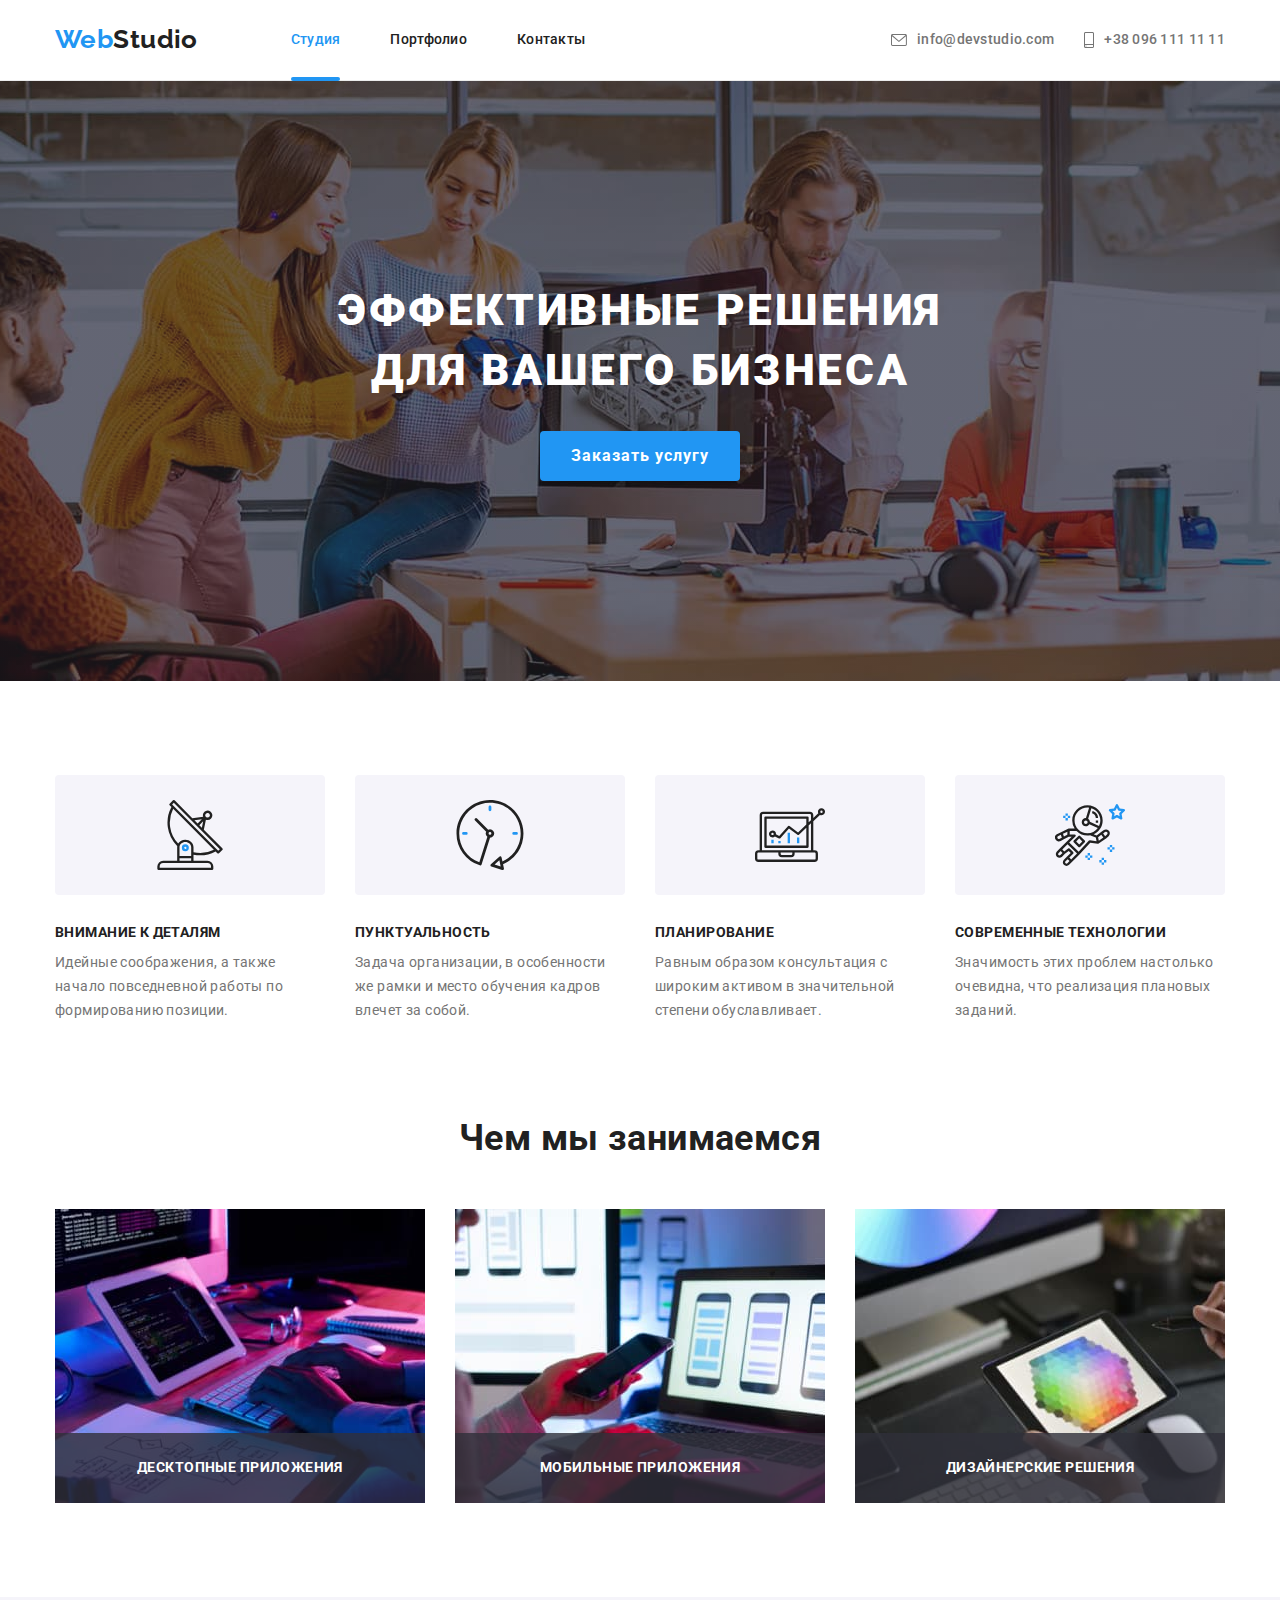
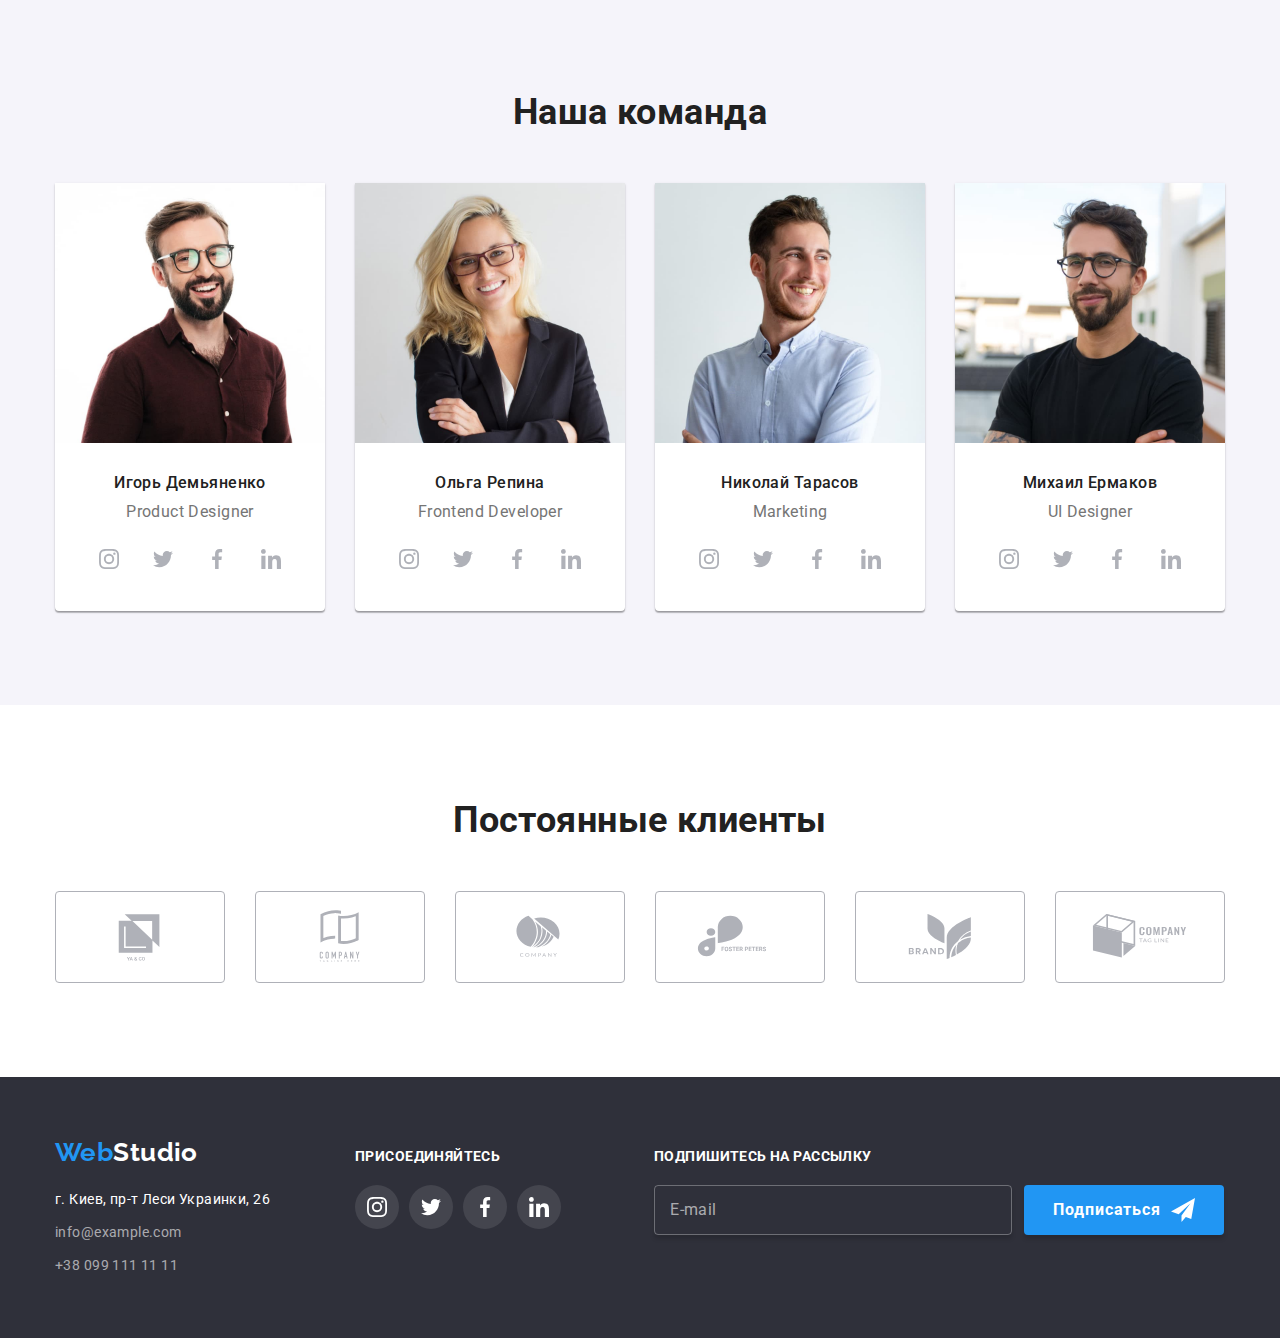
<file: index.html>
<!DOCTYPE html>
<html lang="ru">
  <head>
    <meta charset="UTF-8" />
    <meta http-equiv="X-UA-Compatible" content="IE=edge" />
    <meta name="viewport" content="width=device-width, initial-scale=1.0" />
    <title lang="en">WebStudio</title>
    <!-- Google Fonts -->
    <link rel="preconnect" href="https://fonts.googleapis.com" />
    <link rel="preconnect" href="https://fonts.gstatic.com" crossorigin />
    <link
      href="https://fonts.googleapis.com/css2?family=Raleway:wght@700&family=Roboto:wght@400;500;700;900&display=swap"
      rel="stylesheet"
    />
    <!-- modern-normalize -->
    <link
      rel="stylesheet"
      href="https://cdnjs.cloudflare.com/ajax/libs/modern-normalize/1.0.0/modern-normalize.min.css"
    />
    <!-- Мои стили -->
    <link rel="stylesheet" href="./css/main.min.css" />
  </head>

  <body>
    <!-- Хедер -->
    <header class="header">
      <div class="header__container container">
        <nav class="nav">
          <a href="./index.html" lang="en" class="logo nav__logo link"
            ><span class="logo__accent">Web</span>Studio</a
          >
          <ul class="nav-list list">
            <li class="nav-list__item">
              <a href="./index.html" class="nav-list__link link nav-list__link--current">Студия</a>
            </li>
            <li class="nav-list__item">
              <a href="./portfolio.html" class="nav-list__link link">Портфолио</a>
            </li>
            <li class="nav-list__item"><a href="" class="nav-list__link link">Контакты</a></li>
          </ul>
        </nav>
        <ul class="contact-list list">
          <li class="contact-list__item">
            <a href="mailto:info@devstudio.com" class="contact-list__link link">
              <svg class="contact-list__icon" width="16" height="12">
                <use href="./images/icons.svg#envelope"></use>
              </svg>
              info@devstudio.com
            </a>
          </li>
          <li class="contact-list__item">
            <a href="tel:+380961111111" class="contact-list__link link">
              <svg class="contact-list__icon" width="10" height="16">
                <use href="./images/icons.svg#smartphone"></use>
              </svg>
              +38 096 111 11 11
            </a>
          </li>
        </ul>
      </div>
    </header>

    <main>
      <!-- Герой -->
      <div class="container-fluid">
        <section class="section-hero">
          <div class="container">
            <h1 class="section-hero__title">Эффективные решения для вашего бизнеса</h1>
            <button type="button" class="button" data-modal-open>Заказать услугу</button>
          </div>
        </section>
      </div>

      <!-- Особенности -->
      <section class="section">
        <div class="container">
          <h2 class="section__title visually-hidden" aria-label="Особенности">Особенности</h2>
          <ul class="features-list list">
            <li class="features-list__item">
              <div class="features-list__icons">
                <svg width="70" height="70">
                  <use href="./images/icons.svg#antenna"></use>
                </svg>
              </div>
              <h3 class="features-list__subtitle">Внимание к деталям</h3>
              <p class="features-list__text">
                Идейные соображения, а также начало повседневной работы по формированию позиции.
              </p>
            </li>
            <li class="features-list__item">
              <div class="features-list__icons">
                <svg width="70" height="70">
                  <use href="./images/icons.svg#clock"></use>
                </svg>
              </div>
              <h3 class="features-list__subtitle">Пунктуальность</h3>
              <p class="features-list__text">
                Задача организации, в особенности же рамки и место обучения кадров влечет за собой.
              </p>
            </li>
            <li class="features-list__item">
              <div class="features-list__icons">
                <svg width="70" height="70">
                  <use href="./images/icons.svg#diagram"></use>
                </svg>
              </div>
              <h3 class="features-list__subtitle">Планирование</h3>
              <p class="features-list__text">
                Равным образом консультация с широким активом в значительной степени обуславливает.
              </p>
            </li>
            <li class="features-list__item">
              <div class="features-list__icons">
                <svg width="70" height="70">
                  <use href="./images/icons.svg#astronaut"></use>
                </svg>
              </div>
              <h3 class="features-list__subtitle">Современные технологии</h3>
              <p class="features-list__text">
                Значимость этих проблем настолько очевидна, что реализация плановых заданий.
              </p>
            </li>
          </ul>
        </div>
      </section>

      <!-- Чем мы занимаемся -->
      <section class="section section-services">
        <div class="container">
          <h2 class="section__title">Чем мы занимаемся</h2>
          <ul class="services-list list">
            <li class="services-list__item">
              <a href="" class="services-list__link link">
                <img
                  src="./images/main-1.jpg"
                  alt="человек программирует на компьютере десктопные приложения"
                  width="370"
                  height="294"
                />
                <h3 class="services-list__subtitle">Десктопные приложения</h3>
              </a>
            </li>
            <li class="services-list__item">
              <a href="" class="services-list__link link">
                <img
                  src="./images/main-2.jpg"
                  alt="человек с мобильным телефоном в руках разрабатывает мобильное приложение на ноутбуке"
                  width="370"
                  height="294"
                />
                <h3 class="services-list__subtitle">Мобильные приложения</h3>
              </a>
            </li>
            <li class="services-list__item">
              <a href="" class="services-list__link link">
                <img
                  src="./images/main-3.jpg"
                  alt="человек держит планшет с палитрой цветов для веб-дизайна"
                  width="370"
                  height="294"
                />
                <h3 class="services-list__subtitle">Дизайнерские решения</h3>
              </a>
            </li>
          </ul>
        </div>
      </section>

      <!-- Наша команда -->
      <section class="section section-team">
        <div class="container">
          <h2 class="section__title">Наша команда</h2>

          <ul class="team-list list">
            <li class="team-list__item">
              <div class="team-thumb">
                <img
                  src="./images/team-1.jpg"
                  alt="портрет мужчины"
                  width="270"
                  class="team-list__img"
                />
              </div>
              <div class="team-list__card">
                <h3 class="team-list__subtitle">Игорь Демьяненко</h3>
                <p class="team-list__text" lang="en">Product Designer</p>
                <ul class="social-list list">
                  <li class="social-list__item">
                    <a
                      href=""
                      class="social-list__link link"
                      target="_blank"
                      rel="noopener noreferrer"
                    >
                      <svg class="social-list__icon" width="20" height="20">
                        <use href="images/icons.svg#instagram"></use>
                      </svg>
                    </a>
                  </li>
                  <li class="social-list__item">
                    <a
                      href=""
                      class="social-list__link link"
                      target="_blank"
                      rel="noopener noreferrer"
                    >
                      <svg class="social-list__icon" width="20" height="20">
                        <use href="images/icons.svg#twitter"></use>
                      </svg>
                    </a>
                  </li>
                  <li class="social-list__item">
                    <a
                      href=""
                      class="social-list__link link"
                      target="_blank"
                      rel="noopener noreferrer"
                    >
                      <svg class="social-list__icon" width="20" height="20">
                        <use href="images/icons.svg#facebook"></use>
                      </svg>
                    </a>
                  </li>
                  <li class="social-list__item">
                    <a
                      href=""
                      class="social-list__link link"
                      target="_blank"
                      rel="noopener noreferrer"
                    >
                      <svg class="social-list__icon" width="20" height="20">
                        <use href="images/icons.svg#linkedin"></use>
                      </svg>
                    </a>
                  </li>
                </ul>
              </div>
            </li>

            <li class="team-list__item">
              <div class="team-thumb">
                <img
                  src="./images/team-2.jpg"
                  alt="портрет женщины"
                  width="270"
                  class="team-list__img"
                />
              </div>
              <div class="team-list__card">
                <h3 class="team-list__subtitle">Ольга Репина</h3>
                <p class="team-list__text" lang="en">Frontend Developer</p>
                <ul class="social-list list">
                  <li class="social-list__item social-list__item--no-margin-left">
                    <a
                      href=""
                      class="social-list__link link"
                      target="_blank"
                      rel="noopener noreferrer"
                    >
                      <svg class="social-list__icon" width="20" height="20">
                        <use href="images/icons.svg#instagram"></use>
                      </svg>
                    </a>
                  </li>
                  <li class="social-list__item">
                    <a
                      href=""
                      class="social-list__link link"
                      target="_blank"
                      rel="noopener noreferrer"
                    >
                      <svg class="social-list__icon" width="20" height="20">
                        <use href="images/icons.svg#twitter"></use>
                      </svg>
                    </a>
                  </li>
                  <li class="social-list__item">
                    <a
                      href=""
                      class="social-list__link link"
                      target="_blank"
                      rel="noopener noreferrer"
                    >
                      <svg class="social-list__icon" width="20" height="20">
                        <use href="images/icons.svg#facebook"></use>
                      </svg>
                    </a>
                  </li>
                  <li class="social-list__item">
                    <a
                      href=""
                      class="social-list__link link"
                      target="_blank"
                      rel="noopener noreferrer"
                    >
                      <svg class="social-list__icon" width="20" height="20">
                        <use href="images/icons.svg#linkedin"></use>
                      </svg>
                    </a>
                  </li>
                </ul>
              </div>
            </li>

            <li class="team-list__item">
              <div class="team-thumb">
                <img
                  src="./images/team-3.jpg"
                  alt="портрет мужчины"
                  width="270"
                  class="team-list__img"
                />
              </div>
              <div class="team-list__card">
                <h3 class="team-list__subtitle">Николай Тарасов</h3>
                <p class="team-list__text" lang="en">Marketing</p>
                <ul class="social-list list">
                  <li class="social-list__item social-list__item--no-margin-left">
                    <a
                      href=""
                      class="social-list__link link"
                      target="_blank"
                      rel="noopener noreferrer"
                    >
                      <svg class="social-list__icon" width="20" height="20">
                        <use href="images/icons.svg#instagram"></use>
                      </svg>
                    </a>
                  </li>
                  <li class="social-list__item">
                    <a
                      href=""
                      class="social-list__link link"
                      target="_blank"
                      rel="noopener noreferrer"
                    >
                      <svg class="social-list__icon" width="20" height="20">
                        <use href="images/icons.svg#twitter"></use>
                      </svg>
                    </a>
                  </li>
                  <li class="social-list__item">
                    <a
                      href=""
                      class="social-list__link link"
                      target="_blank"
                      rel="noopener noreferrer"
                    >
                      <svg class="social-list__icon" width="20" height="20">
                        <use href="images/icons.svg#facebook"></use>
                      </svg>
                    </a>
                  </li>
                  <li class="social-list__item">
                    <a
                      href=""
                      class="social-list__link link"
                      target="_blank"
                      rel="noopener noreferrer"
                    >
                      <svg class="social-list__icon" width="20" height="20">
                        <use href="images/icons.svg#linkedin"></use>
                      </svg>
                    </a>
                  </li>
                </ul>
              </div>
            </li>

            <li class="team-list__item">
              <div class="team-thumb">
                <img
                  src="./images/team-4.jpg"
                  alt="портрет мужчины"
                  width="270"
                  class="team-list__img"
                />
              </div>
              <div class="team-list__card">
                <h3 class="team-list__subtitle">Михаил Ермаков</h3>
                <p class="team-list__text" lang="en">UI Designer</p>
                <ul class="social-list list">
                  <li class="social-list__item">
                    <a
                      href=""
                      class="social-list__link link"
                      target="_blank"
                      rel="noopener noreferrer"
                    >
                      <svg class="social-list__icon" width="20" height="20">
                        <use href="images/icons.svg#instagram"></use>
                      </svg>
                    </a>
                  </li>
                  <li class="social-list__item">
                    <a
                      href=""
                      class="social-list__link link"
                      target="_blank"
                      rel="noopener noreferrer"
                    >
                      <svg class="social-list__icon" width="20" height="20">
                        <use href="images/icons.svg#twitter"></use>
                      </svg>
                    </a>
                  </li>
                  <li class="social-list__item">
                    <a
                      href=""
                      class="social-list__link link"
                      target="_blank"
                      rel="noopener noreferrer"
                    >
                      <svg class="social-list__icon" width="20" height="20">
                        <use href="images/icons.svg#facebook"></use>
                      </svg>
                    </a>
                  </li>
                  <li class="social-list__item">
                    <a
                      href=""
                      class="social-list__link link"
                      target="_blank"
                      rel="noopener noreferrer"
                    >
                      <svg class="social-list__icon" width="20" height="20">
                        <use href="images/icons.svg#linkedin"></use>
                      </svg>
                    </a>
                  </li>
                </ul>
              </div>
            </li>
          </ul>
        </div>
      </section>

      <!-- Постоянные клиенты -->
      <section class="section section-clients">
        <div class="container">
          <h2 class="section__title">Постоянные клиенты</h2>
          <ul class="clients-list list">
            <li class="clients-list__item">
              <a href="" class="clients-list__link link" target="bank" rel="noopener noreferrer"
                ><svg class="clients-list__icon" width="106" height="60">
                  <use href="images/icons.svg#client1"></use>
                </svg>
              </a>
            </li>
            <li class="clients-list__item">
              <a href="" class="clients-list__link link" target="bank" rel="noopener noreferrer"
                ><svg class="clients-list__icon" width="106" height="60">
                  <use href="images/icons.svg#client2"></use>
                </svg>
              </a>
            </li>
            <li class="clients-list__item">
              <a href="" class="clients-list__link link" target="bank" rel="noopener noreferrer">
                <svg class="clients-list__icon" width="106" height="60">
                  <use href="images/icons.svg#client3"></use>
                </svg>
              </a>
            </li>
            <li class="clients-list__item">
              <a href="" class="clients-list__link link" target="bank" rel="noopener noreferrer">
                <svg class="clients-list__icon" width="106" height="60">
                  <use href="images/icons.svg#client4"></use>
                </svg>
              </a>
            </li>
            <li class="clients-list__item">
              <a href="" class="clients-list__link link" target="bank" rel="noopener noreferrer">
                <svg class="clients-list__icon" width="106" height="60">
                  <use href="images/icons.svg#client5"></use>
                </svg>
              </a>
            </li>
            <li class="clients-list__item">
              <a href="" class="clients-list__link link" target="bank" rel="noopener noreferrer">
                <svg class="clients-list__icon" width="106" height="60">
                  <use href="images/icons.svg#client6"></use>
                </svg>
              </a>
            </li>
          </ul>
        </div>
      </section>
    </main>

    <!-- Футер -->
    <footer class="footer">
      <div class="container footer__container">
        <div class="footer-address">
          <a class="logo footer-address__logo link" href="./index.html" lang="en">
            <span class="logo__accent">Web</span>Studio</a
          >
          <address class="address">
            <ul class="address-list list">
              <li class="address-list__item">
                <a
                  class="address-list__link link"
                  href="https://goo.gl/maps/JsHpxsJ47qESHzWFA"
                  target="_blank"
                  rel="noopener noreferrer"
                >
                  г. Киев, пр-т Леси Украинки, 26</a
                >
              </li>
              <li class="address-list__item">
                <a
                  class="address-list__link address-list__link--alfa link"
                  href="mailto:info@example.com"
                  >info@example.com</a
                >
              </li>
              <li class="address-list__item">
                <a class="address-list__link address-list__link--alfa link" href="tel:+380991111111"
                  >+38 099 111 11 11</a
                >
              </li>
            </ul>
          </address>
        </div>

        <div class="footer-social">
          <b class="social-label">присоединяйтесь</b>
          <div class="social-wrapper">
            <ul class="social-list list">
              <li class="social-list__item">
                <a
                  href=""
                  class="social-list__link social-list__link--footer link"
                  target="_blank"
                  rel="noopener noreferrer"
                >
                  <svg class="social-list__icon" width="20" height="20">
                    <use href="images/icons.svg#instagram"></use>
                  </svg>
                </a>
              </li>
              <li class="social-list__item">
                <a
                  href=""
                  class="social-list__link link social-list__link--footer"
                  target="_blank"
                  rel="noopener noreferrer"
                >
                  <svg class="social-list__icon" width="20" height="20">
                    <use href="images/icons.svg#twitter"></use>
                  </svg>
                </a>
              </li>
              <li class="social-list__item">
                <a
                  href=""
                  class="social-list__link link social-list__link--footer"
                  target="_blank"
                  rel="noopener noreferrer"
                >
                  <svg class="social-list__icon" width="20" height="20">
                    <use href="images/icons.svg#facebook"></use>
                  </svg>
                </a>
              </li>
              <li class="social-list__item">
                <a
                  href=""
                  class="social-list__link link social-list__link--footer"
                  target="_blank"
                  rel="noopener noreferrer"
                >
                  <svg class="social-list__icon" width="20" height="20">
                    <use href="images/icons.svg#linkedin"></use>
                  </svg>
                </a>
              </li>
            </ul>
          </div>
        </div>

        <div class="footer-subscribe">
          <form name="subscribe-form" class="subscribe-form">
            <label for="subscribe" class="subscribe-form__label"> Подпишитесь на рассылку </label>
            <div class="subscribe-form__field">
              <input
                type="email"
                name="subscribe"
                placeholder="E-mail"
                id="subscribe"
                class="subscribe-form__input"
              />
              <button type="submit" class="button subscribe-form__button">
                <span class="button__text">Подписаться</span>
                <svg class="button__icon" width="24" height="24">
                  <use href="./images/icons.svg#send"></use>
                </svg>
              </button>
            </div>
          </form>
        </div>
      </div>
    </footer>

    <!-- Модалка -->

    <div class="backdrop is-hidden" data-modal>
      <div class="modal">
        <form name="order-form" class="order-form" action="#">
          <b class="order-form__title">Оставьте свои данные, мы вам перезвоним</b>

          <label class="order-form__label">
            <span class="order-form__label-text">Имя</span>
            <input type="text" name="name" class="order-form__input" autofocus placeholder=" " />
            <svg class="order-form__icon" width="18" height="18">
              <use href="./images/icons.svg#person"></use>
            </svg>
          </label>

          <label class="order-form__label">
            <span class="order-form__label-text">Телефон</span>
            <input type="tel" name="tel" class="order-form__input" placeholder=" " />
            <svg class="order-form__icon" width="18" height="18">
              <use href="./images/icons.svg#phone"></use>
            </svg>
          </label>

          <label class="order-form__label">
            <span class="order-form__label-text">Почта</span>
            <input type="email" name="email" class="order-form__input" placeholder=" " />
            <svg class="order-form__icon" width="18" height="18">
              <use href="./images/icons.svg#email"></use>
            </svg>
          </label>

          <label class="order-form__label order-form__label--textarea">
            <span class="order-form__label-text">Комментарий</span>
            <textarea
              id="comment"
              name="comment"
              class="order-form__textarea"
              placeholder="Введите текст"
            ></textarea>
          </label>

          <label class="order-form__label order-form__label--agreement">
            <input
              type="checkbox"
              name="agreement"
              class="order-form__input-agreement visually-hidden"
            />
            <svg class="order-form__icon-check" width="15" height="15">
              <use href="images/icons.svg#check"></use>
            </svg>
            Соглашаюсь с рассылкой и принимаю&nbsp;
            <a
              href="#"
              target="_blank"
              class="order-form__agreement-link link"
              rel="noreferrer noopener"
              >Условия договора</a
            >
          </label>

          <button type="submit" class="button">Отправить</button>
        </form>

        <button type="button" class="button-close" data-modal-close>
          <svg class="button-close__icon-close" width="11" height="11">
            <use href="images/icons.svg#close"></use>
          </svg>
        </button>
      </div>
    </div>
    <script src="./js/modal.js"></script>
  </body>
</html>
</file>
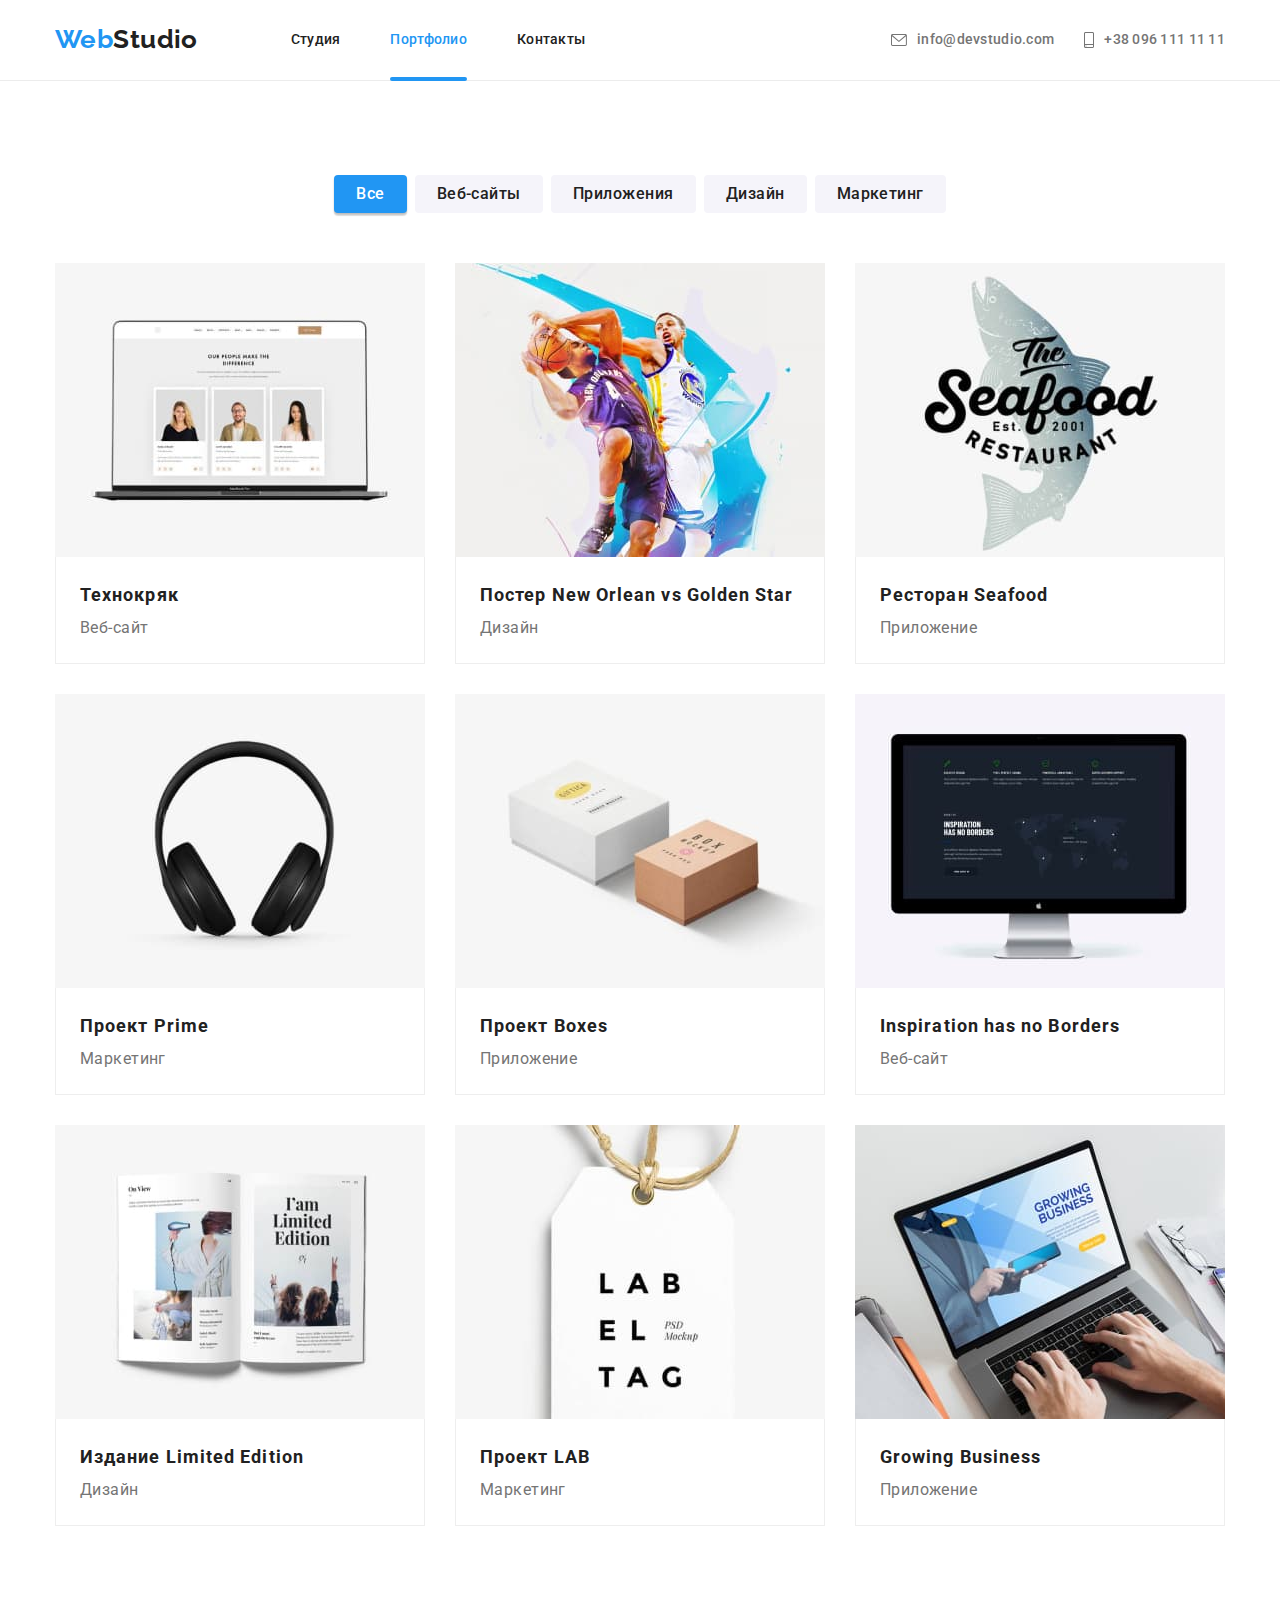
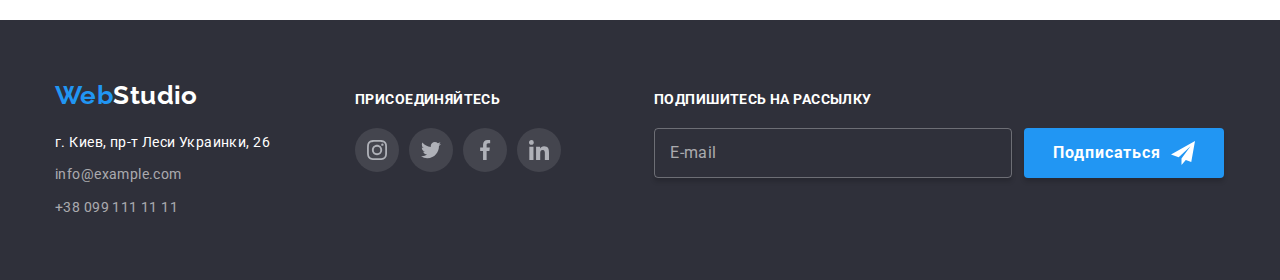
<file: portfolio.html>
<!DOCTYPE html>
<html lang="ru">
  <head>
    <meta charset="UTF-8" />
    <meta http-equiv="X-UA-Compatible" content="IE=edge" />
    <meta name="viewport" content="width=device-width, initial-scale=1.0" />
    <title lang="en">WebStudio</title>
    <!-- Google Fonts -->
    <link rel="preconnect" href="https://fonts.googleapis.com" />
    <link rel="preconnect" href="https://fonts.gstatic.com" crossorigin />
    <link
      href="https://fonts.googleapis.com/css2?family=Raleway:wght@700&family=Roboto:wght@400;500;700;900&display=swap"
      rel="stylesheet"
    />
    <!-- modern-normalize -->
    <link
      rel="stylesheet"
      href="https://cdnjs.cloudflare.com/ajax/libs/modern-normalize/1.0.0/modern-normalize.min.css"
    />
    <!-- Мои стили -->
    <link rel="stylesheet" href="./css/main.min.css" />
  </head>

  <body>
    <!-- Хедер -->
    <header class="header">
      <div class="container header__container">
        <nav class="nav">
          <a href="./index.html" lang="en" class="logo nav__logo link"
            ><span class="logo__accent">Web</span>Studio</a
          >
          <ul class="nav-list list">
            <li class="nav-list__item">
              <a href="./index.html" class="nav-list__link link">Студия</a>
            </li>
            <li class="nav-list__item">
              <a href="./portfolio.html" class="nav-list__link link nav-list__link--current"
                >Портфолио</a
              >
            </li>
            <li class="nav-list__item"><a href="" class="nav-list__link link">Контакты</a></li>
          </ul>
        </nav>
        <ul class="contact-list list">
          <li class="contact-list__item">
            <a href="mailto:info@devstudio.com" class="contact-list__link link">
              <svg class="contact-list__icon" width="16" height="12">
                <use href="./images/icons.svg#envelope"></use>
              </svg>
              info@devstudio.com
            </a>
          </li>
          <li class="contact-list__item">
            <a href="tel:+380961111111" class="contact-list__link link">
              <svg class="contact-list__icon" width="10" height="16">
                <use href="./images/icons.svg#smartphone"></use>
              </svg>
              +38 096 111 11 11
            </a>
          </li>
        </ul>
      </div>
    </header>

    <main>
      <!-- Секция Портфолио -->
      <section class="section">
        <div class="container">
          <h1 class="section__title visually-hidden" aria-label="Портфолио">Портфолио</h1>

          <!-- Фильтры Портфолио -->
          <ul class="filter-list list">
            <li class="filter-list__item">
              <button type="button" class="filter-list__button filter-list__button--active">
                Все
              </button>
            </li>

            <li class="filter-list__item">
              <button type="button" class="filter-list__button">Веб-сайты</button>
            </li>

            <li class="filter-list__item">
              <button type="button" class="filter-list__button">Приложения</button>
            </li>

            <li class="filter-list__item">
              <button type="button" class="filter-list__button">Дизайн</button>
            </li>
            <li class="filter-list__item">
              <button type="button" class="filter-list__button">Маркетинг</button>
            </li>
          </ul>

          <!-- Портфолио -->
          <ul class="portfolio-list list">
            <li class="portfolio-list__item">
              <a href="" class="portfolio-list__link link">
                <div class="portfolio-img-thumb">
                  <img
                    src="./images/portfolio-1.jpg"
                    alt="отображение веб-сайта на экране ноутбука"
                    width="370"
                  />
                  <p class="portfolio-list__overlay">
                    Технокряк это современная площадка распространения коронавируса. Компании
                    используют эту платформу для цифрового шпионажа и атак на защищённые сервера
                    конкурентов.
                  </p>
                </div>

                <div class="portfolio-list__card">
                  <h2 class="portfolio-list__subtitle">Технокряк</h2>
                  <p class="portfolio-list__filter-name">Веб-сайт</p>
                </div>
              </a>
            </li>

            <li class="portfolio-list__item">
              <a href="" class="portfolio-list__link link">
                <div class="portfolio-img-thumb">
                  <img
                    src="./images/portfolio-2.jpg"
                    alt="два баскетболиста играют с мячом"
                    width="370"
                  />
                  <p class="portfolio-list__overlay">
                    Технокряк это современная площадка распространения коронавируса. Компании
                    используют эту платформу для цифрового шпионажа и атак на защищённые сервера
                    конкурентов.
                  </p>
                </div>
                <div class="portfolio-list__card">
                  <h2 class="portfolio-list__subtitle">
                    Постер <span lang="en">New Orlean vs Golden Star</span>
                  </h2>
                  <p class="portfolio-list__filter-name">Дизайн</p>
                </div>
              </a>
            </li>

            <li class="portfolio-list__item">
              <a href="" class="portfolio-list__link link">
                <div class="portfolio-img-thumb">
                  <img
                    src="./images/portfolio-3.jpg"
                    alt="буквенный логотип ресторана на фоне рыбы"
                    width="370"
                  />
                  <p class="portfolio-list__overlay">
                    Технокряк это современная площадка распространения коронавируса. Компании
                    используют эту платформу для цифрового шпионажа и атак на защищённые сервера
                    конкурентов.
                  </p>
                </div>
                <div class="portfolio-list__card">
                  <h2 class="portfolio-list__subtitle">Ресторан <span lang="en">Seafood</span></h2>
                  <p class="portfolio-list__filter-name">Приложение</p>
                </div>
              </a>
            </li>

            <li class="portfolio-list__item">
              <a href="" class="portfolio-list__link link">
                <div class="portfolio-img-thumb">
                  <img src="./images/portfolio-4.jpg" alt="наушники" width="370" />
                  <p class="portfolio-list__overlay">
                    Технокряк это современная площадка распространения коронавируса. Компании
                    используют эту платформу для цифрового шпионажа и атак на защищённые сервера
                    конкурентов.
                  </p>
                </div>
                <div class="portfolio-list__card">
                  <h2 class="portfolio-list__subtitle">Проект <span lang="en">Prime</span></h2>
                  <p class="portfolio-list__filter-name">Маркетинг</p>
                </div>
              </a>
            </li>

            <li class="portfolio-list__item">
              <a href="" class="portfolio-list__link link">
                <div class="portfolio-img-thumb">
                  <img
                    src="./images/portfolio-5.jpg"
                    alt="две коробки белая и крафтовая"
                    width="370"
                  />
                  <p class="portfolio-list__overlay">
                    Технокряк это современная площадка распространения коронавируса. Компании
                    используют эту платформу для цифрового шпионажа и атак на защищённые сервера
                    конкурентов.
                  </p>
                </div>
                <div class="portfolio-list__card">
                  <h2 class="portfolio-list__subtitle">Проект <span lang="en">Boxes</span></h2>
                  <p class="portfolio-list__filter-name">Приложение</p>
                </div>
              </a>
            </li>

            <li class="portfolio-list__item">
              <a href="" class="portfolio-list__link link">
                <div class="portfolio-img-thumb">
                  <img
                    src="./images/portfolio-6.jpg"
                    alt="отображение сайта на мониторе компьютера"
                    width="370"
                  />
                  <p class="portfolio-list__overlay">
                    Технокряк это современная площадка распространения коронавируса. Компании
                    используют эту платформу для цифрового шпионажа и атак на защищённые сервера
                    конкурентов.
                  </p>
                </div>
                <div class="portfolio-list__card">
                  <h2 class="portfolio-list__subtitle" lang="en">Inspiration has no Borders</h2>
                  <p class="portfolio-list__filter-name">Веб-сайт</p>
                </div>
              </a>
            </li>

            <li class="portfolio-list__item">
              <a href="" class="portfolio-list__link link">
                <div class="portfolio-img-thumb">
                  <img src="./images/portfolio-7.jpg" alt="открытый журнал" width="370" />
                  <p class="portfolio-list__overlay">
                    Технокряк это современная площадка распространения коронавируса. Компании
                    используют эту платформу для цифрового шпионажа и атак на защищённые сервера
                    конкурентов.
                  </p>
                </div>
                <div class="portfolio-list__card">
                  <h2 class="portfolio-list__subtitle">
                    Издание <span lang="en">Limited Edition</span>
                  </h2>
                  <p class="portfolio-list__filter-name">Дизайн</p>
                </div>
              </a>
            </li>

            <li class="portfolio-list__item">
              <a href="" class="portfolio-list__link link">
                <div class="portfolio-img-thumb">
                  <img
                    src="./images/portfolio-8.jpg"
                    alt="белая бирка на веревке из шпагата"
                    width="370"
                  />
                  <p class="portfolio-list__overlay">
                    Технокряк это современная площадка распространения коронавируса. Компании
                    используют эту платформу для цифрового шпионажа и атак на защищённые сервера
                    конкурентов.
                  </p>
                </div>
                <div class="portfolio-list__card">
                  <h2 class="portfolio-list__subtitle">Проект <span lang="en">LAB</span></h2>
                  <p class="portfolio-list__filter-name">Маркетинг</p>
                </div>
              </a>
            </li>

            <li class="portfolio-list__item">
              <a href="" class="portfolio-list__link link">
                <div class="portfolio-img-thumb">
                  <img
                    src="./images/portfolio-9.jpg"
                    alt="человек работает за ноутбуком"
                    width="370"
                  />
                  <p class="portfolio-list__overlay">
                    Технокряк это современная площадка распространения коронавируса. Компании
                    используют эту платформу для цифрового шпионажа и атак на защищённые сервера
                    конкурентов.
                  </p>
                </div>
                <div class="portfolio-list__card">
                  <h2 class="portfolio-list__subtitle" lang="en">Growing Business</h2>
                  <p class="portfolio-list__filter-name">Приложение</p>
                </div>
              </a>
            </li>
          </ul>
        </div>
      </section>
    </main>

    <!-- Футер -->
    <footer class="footer">
      <div class="container footer__container">
        <div class="footer-address">
          <a class="logo footer-address__logo link" href="./index.html" lang="en">
            <span class="logo__accent">Web</span>Studio</a
          >
          <address class="address">
            <ul class="address-list list">
              <li class="address-list__item">
                <a
                  class="address-list__link link"
                  href="https://goo.gl/maps/JsHpxsJ47qESHzWFA"
                  target="_blank"
                  rel="noopener noreferrer"
                >
                  г. Киев, пр-т Леси Украинки, 26</a
                >
              </li>
              <li class="address-list__item">
                <a
                  class="address-list__link address-list__link--alfa link"
                  href="mailto:info@example.com"
                  >info@example.com</a
                >
              </li>
              <li class="address-list__item">
                <a class="address-list__link address-list__link--alfa link" href="tel:+380991111111"
                  >+38 099 111 11 11</a
                >
              </li>
            </ul>
          </address>
        </div>

        <div class="footer-social">
          <b class="social-label">присоединяйтесь</b>
          <div class="social-wrapper">
            <ul class="social-list list">
              <li class="social-list__item">
                <a href="" class="social-list__link link" target="_blank" rel="noopener noreferrer">
                  <svg class="social-list__icon" width="20" height="20">
                    <use href="images/icons.svg#instagram"></use>
                  </svg>
                </a>
              </li>
              <li class="social-list__item">
                <a href="" class="social-list__link link" target="_blank" rel="noopener noreferrer">
                  <svg class="social-list__icon" width="20" height="20">
                    <use href="images/icons.svg#twitter"></use>
                  </svg>
                </a>
              </li>
              <li class="social-list__item">
                <a href="" class="social-list__link link" target="_blank" rel="noopener noreferrer">
                  <svg class="social-list__icon" width="20" height="20">
                    <use href="images/icons.svg#facebook"></use>
                  </svg>
                </a>
              </li>
              <li class="social-list__item">
                <a href="" class="social-list__link link" target="_blank" rel="noopener noreferrer">
                  <svg class="social-list__icon" width="20" height="20">
                    <use href="images/icons.svg#linkedin"></use>
                  </svg>
                </a>
              </li>
            </ul>
          </div>
        </div>

        <div class="footer-subscribe">
          <form name="subscribe-form" class="subscribe-form">
            <label for="subscribe" class="subscribe-form__label"> Подпишитесь на рассылку </label>
            <div class="subscribe-form__field">
              <input
                type="email"
                name="subscribe"
                placeholder="E-mail"
                id="subscribe"
                class="subscribe-form__input"
              />
              <button type="submit" class="button subscribe-form__button">
                <span class="button__text">Подписаться</span>
                <svg class="button__icon" width="24" height="24">
                  <use href="./images/icons.svg#send"></use>
                </svg>
              </button>
            </div>
          </form>
        </div>
      </div>
    </footer>
  </body>
</html>
</file>
<file: css/main.min.css>
p,h1,h2,h3,h4,h5,h6{margin:0}ul,ol{margin:0;padding:0}button{cursor:pointer}img{display:block;max-width:100%;height:auto}body{background-color:#fff;color:#757575;font-family:'Roboto', sans-serif;font-weight:400;font-size:14px;line-height:1.71;letter-spacing:0.03em}.container{width:1200px;padding-left:15px;padding-right:15px;margin-left:auto;margin-right:auto}.section{padding:94px 0}.section__title{color:#212121;font-weight:700;font-size:36px;line-height:1.17;text-align:center;margin-bottom:50px}.list{list-style:none}.link{text-decoration:none;font-style:normal}.visually-hidden{position:absolute;white-space:nowrap;width:1px;height:1px;overflow:hidden;border:0;padding:0;clip:rect(0 0 0 0);clip-path:inset(50%);margin:-1px}@keyframes flyPlane{50%{transform:translate(150%, -200%) rotate(-120deg) scale(0.8);transform-origin:bottom left}100%{transform:translate(0%, 0%) rotate(-360deg);transform-origin:top left}}.logo{font-family:Raleway, sans-serif;font-weight:700;font-size:26px;line-height:1.19}.logo__accent{color:#2196f3}.nav__logo{padding-top:24px;padding-bottom:25px;margin-right:93px;color:#212121}.footer-address__logo{display:inline-block;padding-bottom:20px;color:#fff}.button{display:block;width:200px;height:50px;padding:10px 0;margin-right:auto;margin-left:auto;color:#fff;background-color:#2196f3;border:transparent;border-radius:4px;box-shadow:0px 4px 4px 0px rgba(0,0,0,0.15);font-family:inherit;font-weight:700;font-size:16px;line-height:1.87;letter-spacing:0.06em;text-align:center;transition:background-color 250ms cubic-bezier(0.4, 0, 0.2, 1)}.button:hover,.button:focus{background-color:#188ce8}.social-list{display:flex;justify-content:center}.social-list__item:not(:last-child){margin-right:10px}.social-list__link{display:flex;align-items:center;justify-content:center;width:44px;height:44px;background-color:rgba(255,255,255,0.1);border-radius:50%;color:#afb1b8;transition:background-color 250ms cubic-bezier(0.4, 0, 0.2, 1),color 250ms cubic-bezier(0.4, 0, 0.2, 1)}.social-list__link:hover,.social-list__link:focus{background-color:#2196f3;color:#fff}.social-list__link--footer{color:#fff;transition:background-color 250ms cubic-bezier(0.4, 0, 0.2, 1)}.social-list__link--footer:hover,.social-list__link--footer:focus{background-color:#2196f3}.social-list__icon{fill:currentColor}.header{border-bottom:1px solid #ececec}.header__container{display:flex;align-items:center;justify-content:start}.nav{display:flex;align-items:center;justify-content:start}.nav-list{display:flex}.nav-list__item:not(:last-child){margin-right:50px}.nav-list__link{position:relative;display:block;padding-top:32px;padding-bottom:32px;font-weight:500;line-height:1.14;letter-spacing:0.02em;color:#212121;transition:color 250ms cubic-bezier(0.4, 0, 0.2, 1)}.nav-list__link--current{color:#2196f3}.nav-list__link--current::after{content:'';position:absolute;bottom:-1px;left:0;width:100%;height:4px;background:#2196f3;border-radius:2px;opacity:1}.nav-list__link:hover,.nav-list__link:focus{color:#2196f3}.contact-list{display:flex;margin-left:auto}.contact-list__item:not(:last-child){margin-right:calc(30px)}.contact-list__link{display:flex;align-items:center;justify-content:start;padding-top:32px;padding-bottom:32px;font-weight:500;line-height:1.14;letter-spacing:0.02em;color:#757575;transition:color 250ms cubic-bezier(0.4, 0, 0.2, 1)}.contact-list__link:hover,.contact-list__link:focus{color:#2196f3}.contact-list__icon{fill:currentColor;margin-right:10px;justify-content:center}.container-fluid{min-height:600px;max-width:1600px;margin:0 auto;background:linear-gradient(rgba(47,48,58,0.4), rgba(47,48,58,0.4)),url("../images/hero.jpg"),#c4c4c4;background-repeat:no-repeat;background-position:center;background-size:cover}.section-hero{text-align:center;padding:200px 0}.section-hero__title{width:630px;margin-left:auto;margin-right:auto;margin-bottom:calc(15px * 2);color:#fff;font-weight:900;font-size:44px;line-height:1.36;letter-spacing:0.06em;text-transform:uppercase}.features-list{display:flex;margin:-15px}.features-list__item{margin:15px;width:calc((100% - (8 * 15px)) / 4)}.features-list__icons{display:flex;align-items:center;justify-content:center;width:270px;height:120px;background:#f5f4fa;border-radius:4px;margin-bottom:calc(2 * 15px)}.features-list__subtitle{margin-bottom:10px;color:#212121;font-weight:700;font-size:inherit;line-height:1.14;text-transform:uppercase}.section-services{padding-top:0}.services-list{display:flex}.services-list__item{position:relative;display:block}.services-list__item:not(:last-child){margin-right:calc(2 * 15px)}.services-list__subtitle{position:absolute;left:0;bottom:0;width:100%;padding:27px 0;font-size:inherit;font-weight:700;line-height:1.14;text-transform:uppercase;text-align:center;color:#fff;background-color:rgba(47,48,58,0.8)}.section-team{background-color:#f5f4fa}.team-list{display:flex;margin:calc(-1 * 15px)}.team-list__item{margin:15px;width:calc((100% - (8 * 15px)) / 4);background-color:#fff;box-shadow:0px 1px 3px rgba(0,0,0,0.12),0px 1px 1px rgba(0,0,0,0.14),0px 2px 1px rgba(0,0,0,0.2);border-radius:0 0 4px 4px}.team-list__card{padding:30px 0px}.team-list__subtitle{margin-bottom:10px;color:#212121;font-weight:500;font-size:16px;line-height:1.19;text-align:center}.team-list__text{font-size:16px;line-height:1.19;text-align:center;margin-bottom:16px}.section.clients{background-color:#fff}.clients-list{display:flex;margin:calc(-1 * 15px)}.clients-list__item{margin:15px;width:calc(100% - (12 * 15px) / 6)}.clients-list__link{display:flex;align-items:center;justify-content:center;width:170px;height:92px;border:1px solid #afb1b8;border-radius:4px;color:#afb1b8;transform:scale(1);transition:border-color 250ms cubic-bezier(0.4, 0, 0.2, 1),color 250ms cubic-bezier(0.4, 0, 0.2, 1),transform 250ms cubic-bezier(0.4, 0, 0.2, 1)}.clients-list__link:hover,.clients-list__link:focus{border-color:#2196f3;color:#2196f3;transform:scale(1.1)}.clients-list__icon{fill:currentColor}.filter-list{display:flex;margin-bottom:50px;justify-content:center}.filter-list__item:not(:last-child){margin-right:8px}.filter-list__button{padding:6px 22px;background-color:#f5f4fa;color:#212121;font-family:inherit;font-weight:500;font-size:16px;line-height:1.62;letter-spacing:0.03em;text-align:center;border:transparent;border-radius:4px;transition:box-shadow 250ms cubic-bezier(0.4, 0, 0.2, 1),color 250ms cubic-bezier(0.4, 0, 0.2, 1),background-color 250ms cubic-bezier(0.4, 0, 0.2, 1)}.filter-list__button:hover,.filter-list__button:focus{box-shadow:0px 3px 1px rgba(0,0,0,0.1),0px 1px 2px rgba(0,0,0,0.08),0px 2px 2px rgba(0,0,0,0.12);color:#fff;background-color:#2196f3}.filter-list__button--active{box-shadow:0px 3px 1px rgba(0,0,0,0.1),0px 1px 2px rgba(0,0,0,0.08),0px 2px 2px rgba(0,0,0,0.12);color:#fff;background-color:#2196f3}.portfolio-list{display:flex;flex-wrap:wrap;margin:calc(-1 * 15px)}.portfolio-list__item{margin:15px;width:calc(100% / 3 - (2 * 15px))}.port-img{width:100%}.portfolio-list__link{display:block;transition:box-shadow 250ms cubic-bezier(0.4, 0, 0.2, 1)}.portfolio-list__link:hover,.portfolio-list__link:focus{box-shadow:0px 1px 1px rgba(0,0,0,0.12),0px 4px 4px rgba(0,0,0,0.06),1px 4px 6px rgba(0,0,0,0.16)}.portfolio-list__subtitle{color:#212121;font-weight:700;font-size:18px;line-height:2;letter-spacing:0.06em}.portfolio-list__card{padding:20px 24px;border:1px solid #eee;border-top:0}.portfolio-list__filter-name{color:#757575;font-size:16px;line-height:1.87}.portfolio-img-thumb{position:relative;overflow:hidden}.portfolio-list__overlay{position:absolute;left:0;width:100%;height:100%;font-size:18px;line-height:1.56;color:#fff;background-color:rgba(33,150,243,0.9);padding:63px 24px;overflow:hidden;transition:transform 250ms cubic-bezier(0.4, 0, 0.2, 1)}.portfolio-list__item:hover .portfolio-list__overlay,.portfolio-list__item:focus .portfolio-list__overlay{transform:translateY(-100%)}.footer{padding:60px 0;background-color:#2f303a}.footer__container{display:flex;align-items:baseline}.footer-address{margin-right:85px}.address-list__item:not(:last-child){margin-bottom:9px}.address-list__link{color:#fff;transition:color 250ms cubic-bezier(0.4, 0, 0.2, 1)}.address-list__link:hover,.address-list__link:focus{color:rgba(255,255,255,0.6)}.address-list__link--alfa{color:rgba(255,255,255,0.6)}.address-list__link--alfa:hover,.address-list__link--alfa:focus{color:#fff}.footer-social{display:block;margin-right:93px}.social-wrapper{display:flex}.social-label,.subscribe-form__label{display:block;font-size:inherit;font-weight:700;line-height:1.14;text-transform:uppercase;color:#fff;margin-bottom:20px}.subscribe-form__input{display:inline-block;width:358px;height:50px;padding:15px;margin-right:12px;color:#fff;background-color:transparent;border:1px solid rgba(255,255,255,0.3);box-shadow:0px 4px 4px rgba(0,0,0,0.15);border-radius:4px}.subscribe-form__input::placeholder{font-weight:inherit;font-size:16px;line-height:1.25;letter-spacing:0.03em;color:rgba(255,255,255,0.6)}.subscribe-form__field{display:flex;align-items:center;justify-content:space-between}.subscribe-form__button{display:flex;align-items:center;justify-content:center;padding:0;fill:#fff;font-weight:700;font-size:16px;line-height:1.87;letter-spacing:0.06em}.button__text{margin-right:10px}.subscribe-form__button:hover .button__icon{animation-name:flyPlane;animation-duration:0.7s;animation-timing-function:ease-in;animation-play-state:runnung}.backdrop{position:fixed;top:0;left:0;width:100vw;height:100vh;background-color:rgba(0,0,0,0.2);opacity:1;visibility:visible;transition:opacity 250ms cubic-bezier(0.4, 0, 0.2, 1),visibility 250ms cubic-bezier(0.4, 0, 0.2, 1)}.is-hidden{visibility:hidden;opacity:0;pointer-events:none}.modal{position:absolute;top:50%;left:50%;opacity:1;visibility:visible;transform:translate(-50%, -50%) scale(1);transition:transform 250ms cubic-bezier(0.4, 0, 0.2, 1),opacity 250ms cubic-bezier(0.4, 0, 0.2, 1),visibility 250ms cubic-bezier(0.4, 0, 0.2, 1);padding:40px;background-color:#fff;box-shadow:0px 1px 3px rgba(0,0,0,0.12),0px 1px 1px rgba(0,0,0,0.14),0px 2px 1px rgba(0,0,0,0.2);border-radius:4px}.backdrop.is-hidden .modal{top:50%;left:50%;opacity:0;visibility:hidden;transform:translate(-50%, -50%) scale(0.5)}.button-close{position:absolute;top:8px;right:8px;display:flex;align-items:center;justify-content:center;width:calc(2 * 15px);height:calc(2 * 15px);padding:0;color:#000;background-color:#fff;border:1px solid rgba(0,0,0,0.1);border-radius:50%;transition:transform 250ms cubic-bezier(0.4, 0, 0.2, 1),color 250ms cubic-bezier(0.4, 0, 0.2, 1),border-color 250ms cubic-bezier(0.4, 0, 0.2, 1)}.button-close:hover,.button-close:focus{color:#2196f3;transform:rotate(180deg);border-color:#2196f3}.button-close__icon-close{fill:currentColor}.order-form{width:448px}.order-form__title{display:block;margin-bottom:12px;font-weight:700;font-size:20px;line-height:1.15;text-align:center;color:#212121}.order-form__label{position:relative;display:flex;flex-direction:column;margin-bottom:10px}.order-form__label--textarea{margin-bottom:20px}.order-form__label--agreement{flex-direction:row;align-items:center;justify-content:center;margin-bottom:calc(2 * 15px);font-size:14px;line-height:1.7;letter-spacing:0.03em}.order-form__label-text{margin-bottom:4px;font-size:12px;line-height:1.17;letter-spacing:0.01em}.order-form__input{width:100%;padding:11px 12px 11px 42px;border:1px solid rgba(33,33,33,0.2);border-radius:4px;transition:border-color 250ms cubic-bezier(0.4, 0, 0.2, 1)}.order-form__input::placeholder{font-size:14px;line-height:1.16;letter-spacing:0.01em;color:rgba(117,117,117,0.5)}.order-form__label:focus-within>.order-form__input{outline:transparent;border-color:#2196f3}.order-form__textarea{width:100%;height:calc(8 * 15px);padding:12px 16px;resize:none;border:1px solid rgba(33,33,33,0.2);border-radius:4px;font-size:14px;line-height:1.16;letter-spacing:0.01em;transition:border-color 250ms cubic-bezier(0.4, 0, 0.2, 1)}.order-form__textarea::placeholder{font-size:14px;line-height:1.16;letter-spacing:0.01em;color:rgba(117,117,117,0.5)}.order-form__label--textarea:focus-within>.order-form__textarea{outline:transparent;border-color:#2196f3}.order-form__icon{position:absolute;bottom:11px;left:12px;fill:#212121;transition:fill 250ms cubic-bezier(0.4, 0, 0.2, 1)}.order-form__label:focus-within>.order-form__icon{fill:#2196f3}.order-form__agreement-link{text-decoration-line:underline;color:#2196f3}.order-form__icon-check{margin-right:7px;cursor:pointer;border:2px solid #212121;border-radius:2px;fill:none;transition:border-color 250ms cubic-bezier(0.4, 0, 0.2, 1),background-color 250ms cubic-bezier(0.4, 0, 0.2, 1),fill 250ms cubic-bezier(0.4, 0, 0.2, 1)}.order-form__label--agreement:focus-within>.order-form__icon-check{border-color:#2196f3}.order-form__input-agreement:checked ~ .order-form__icon-check{border:transparent;background-color:#2196f3;fill:#fff}
/*# sourceMappingURL=main.min.css.map */
</file>
